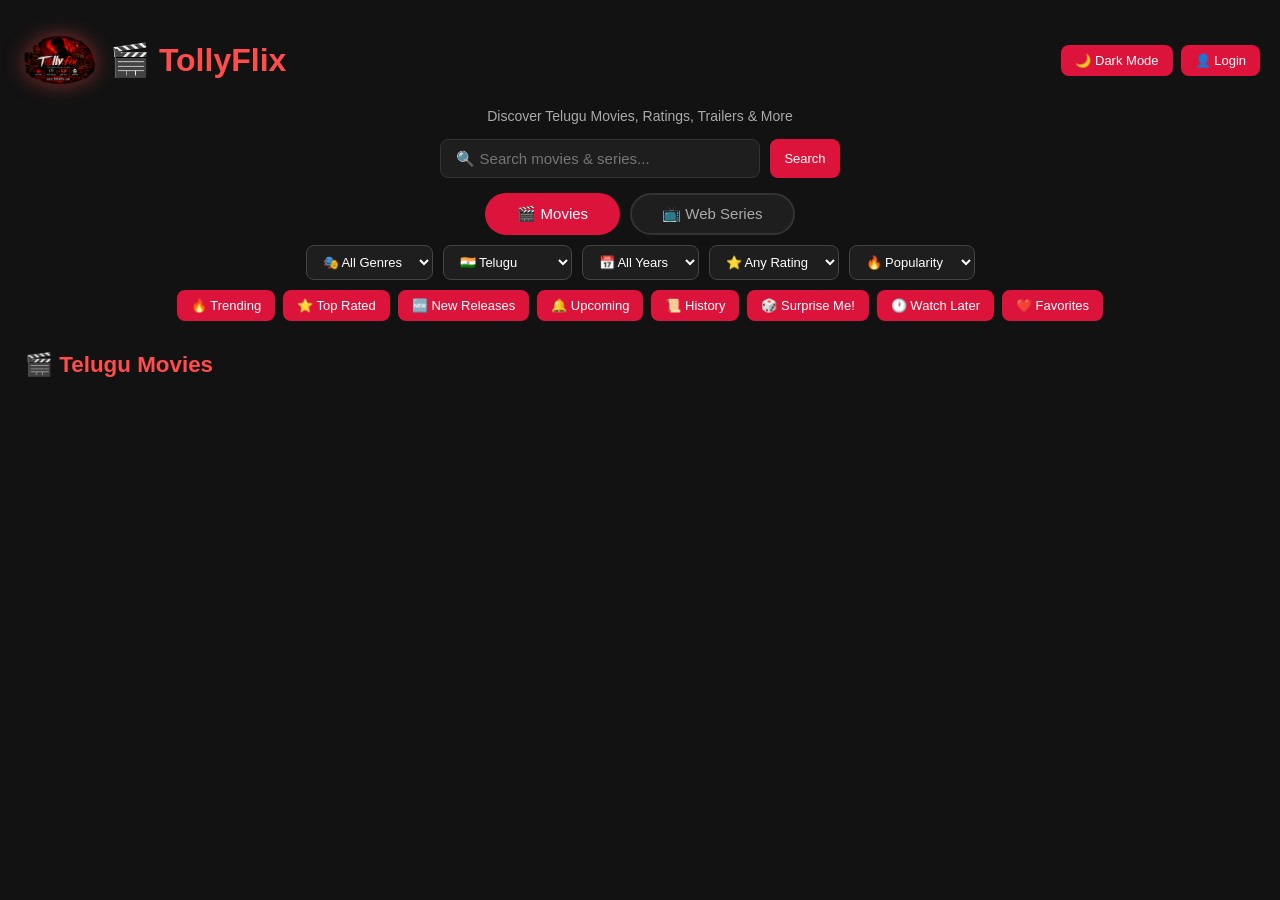
<file: index.html>
<!DOCTYPE html>
<html lang="en">
<head>
    <meta charset="UTF-8">
    <meta name="viewport" content="width=device-width, initial-scale=1.0">
    <title>TollyFlix - Telugu Movies</title>
    <link rel="stylesheet" href="style.css">
    <link rel="manifest" href="manifest.json">
    <meta name="theme-color" content="#dc143c">
</head>
<body>

    <header>
        <div class="header-top">
            <img src="logo.png" alt="TollyFlix Logo" class="header-logo-img">
            <h1>🎬 TollyFlix</h1>
            <div class="header-right">
                <div id="userInfo"></div>
                <button id="themeBtn">🌙 Dark Mode</button>
                <button id="loginBtn" onclick="window.location.href='login.html'">👤 Login</button>
                <button id="logoutBtn" style="display:none;">🚪 Logout</button>
            </div>
        </div>
        <p class="tagline">Discover Telugu Movies, Ratings, Trailers & More</p>

        <div class="search-container">
            <input type="text" id="searchInput" placeholder="🔍 Search movies & series...">
            <button id="searchBtn">Search</button>
        </div>

        <div class="type-tabs">
            <button class="type-tab active" id="moviesTab">🎬 Movies</button>
            <button class="type-tab" id="seriesTab">📺 Web Series</button>
        </div>

        <div class="controls">
            <select id="genreFilter">
                <option value="all">🎭 All Genres</option>
                <option value="28">💥 Action</option>
                <option value="35">😂 Comedy</option>
                <option value="18">🎭 Drama</option>
                <option value="10749">❤️ Romance</option>
                <option value="53">🔪 Thriller</option>
                <option value="27">👻 Horror</option>
                <option value="12">🌍 Adventure</option>
                <option value="878">🚀 Sci-Fi</option>
            </select>
            <select id="langFilter">
                <option value="te">🇮🇳 Telugu</option>
                <option value="hi">🇮🇳 Hindi</option>
                <option value="ta">🇮🇳 Tamil</option>
                <option value="ml">🇮🇳 Malayalam</option>
                <option value="kn">🇮🇳 Kannada</option>
            </select>
            <select id="yearFilter">
                <option value="">📅 All Years</option>
            </select>
            <select id="ratingFilter">
                <option value="">⭐ Any Rating</option>
                <option value="9">9+ ⭐</option>
                <option value="8">8+ ⭐</option>
                <option value="7">7+ ⭐</option>
                <option value="6">6+ ⭐</option>
            </select>
            <select id="sortFilter">
                <option value="popularity.desc">🔥 Popularity</option>
                <option value="vote_average.desc">⭐ Rating</option>
                <option value="release_date.desc">🆕 Newest</option>
                <option value="revenue.desc">💰 Box Office</option>
            </select>
        </div>

        <div class="action-btns">
            <button id="trendingBtn">🔥 Trending</button>
            <button id="topRatedBtn">⭐ Top Rated</button>
            <button id="newReleasesBtn">🆕 New Releases</button>
            <button id="upcomingBtn">🔔 Upcoming</button>
            <button id="historyBtn">📜 History</button>
            <button id="suggestBtn">🎲 Surprise Me!</button>
            <button id="watchLaterBtn">🕐 Watch Later</button>
            <button id="favoritesBtn">❤️ Favorites</button>
        </div>
    </header>

    <div id="sectionLabel" class="section-label">🎬 Telugu Movies</div>
    <div id="loader" class="loader"></div>
    <div id="moviesContainer" class="movie-grid"></div>

    <div id="toast" class="toast"></div>

    <script src="script.js"></script>
</body>
</html>
</file>
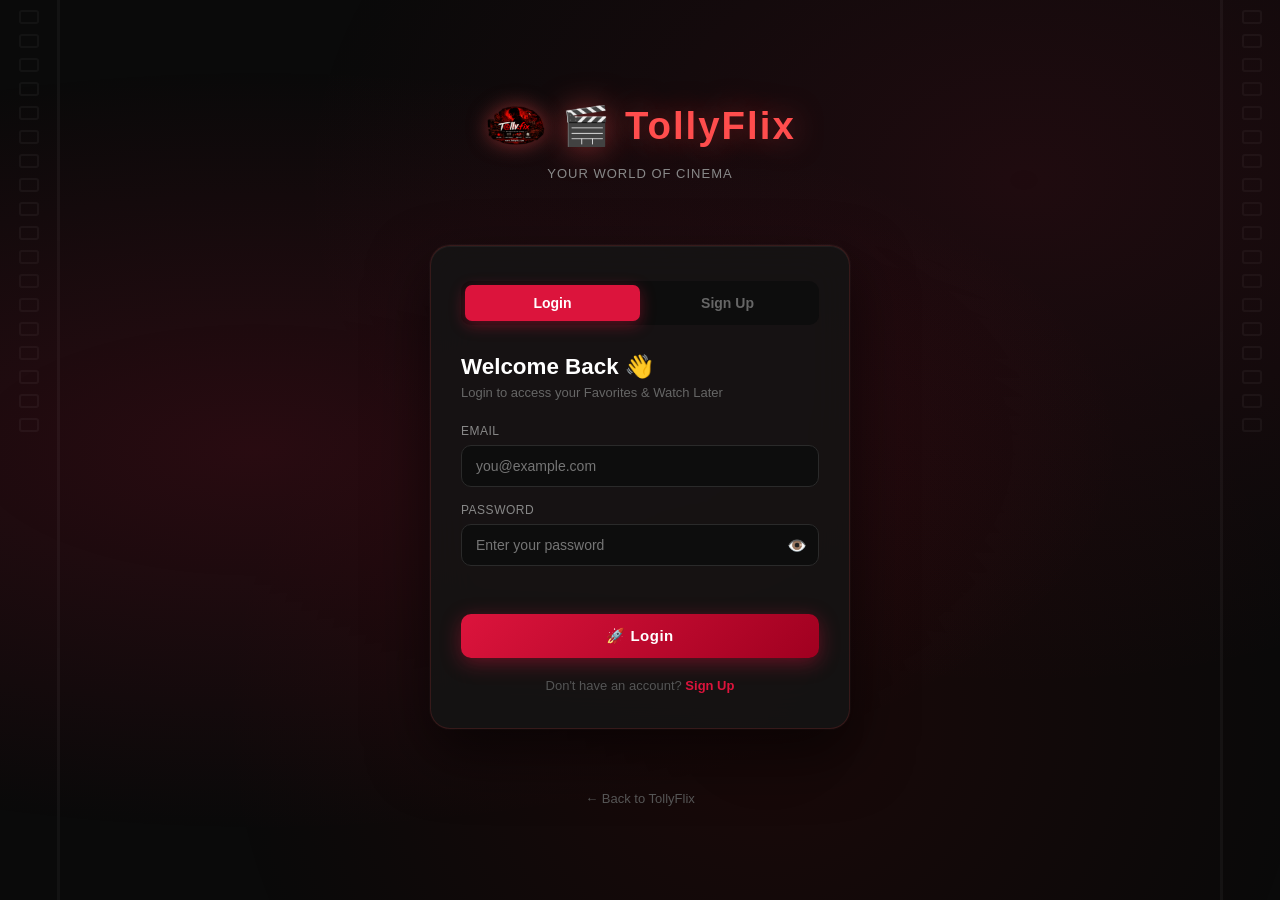
<file: login.html>
<!DOCTYPE html>
<html lang="en">
<head>
    <meta charset="UTF-8">
    <meta name="viewport" content="width=device-width, initial-scale=1.0">
    <title>Login - TollyFlix</title>
    <link rel="stylesheet" href="style.css">
    <style>
        body {
            min-height: 100vh;
            padding: 0;
            background: #0a0a0a;
            display: flex;
            flex-direction: column;
            align-items: center;
            justify-content: center;
            overflow: hidden;
        }

        /* Animated cinematic background */
        .bg-overlay {
            position: fixed;
            inset: 0;
            background:
                radial-gradient(ellipse at 20% 50%, rgba(220, 20, 60, 0.15) 0%, transparent 60%),
                radial-gradient(ellipse at 80% 20%, rgba(220, 20, 60, 0.1) 0%, transparent 50%),
                radial-gradient(ellipse at 60% 80%, rgba(139, 0, 0, 0.12) 0%, transparent 50%);
            z-index: 0;
            animation: bgPulse 6s ease-in-out infinite alternate;
        }

        @keyframes bgPulse {
            from { opacity: 0.7; }
            to   { opacity: 1; }
        }

        /* Floating film strip decorations */
        .film-strip {
            position: fixed;
            width: 60px;
            opacity: 0.04;
            z-index: 0;
        }
        .film-strip-left  { left: 0; top: 0; height: 100vh; border-right: 3px solid white; }
        .film-strip-right { right: 0; top: 0; height: 100vh; border-left: 3px solid white; }
        .film-hole {
            width: 20px; height: 14px;
            border: 2px solid white;
            border-radius: 3px;
            margin: 10px auto;
        }

        /* Logo */
        .login-logo {
            position: relative;
            z-index: 1;
            text-align: center;
            margin-bottom: 24px;
        }

        .login-logo h1 {
            font-size: 2.4rem;
            color: #ff4d4d;
            letter-spacing: 2px;
            text-shadow: 0 0 30px rgba(255, 77, 77, 0.5);
            animation: glow 2s ease-in-out infinite alternate;
        }

        @keyframes glow {
            from { text-shadow: 0 0 20px rgba(255, 77, 77, 0.4); }
            to   { text-shadow: 0 0 40px rgba(255, 77, 77, 0.8), 0 0 80px rgba(255, 77, 77, 0.3); }
        }

        .login-logo p {
            color: #888;
            font-size: 13px;
            margin-top: 4px;
            letter-spacing: 1px;
        }

        /* Card */
        .auth-container {
            position: relative;
            z-index: 1;
            max-width: 420px;
            width: 90%;
            background: rgba(20, 20, 20, 0.85);
            backdrop-filter: blur(20px);
            -webkit-backdrop-filter: blur(20px);
            border-radius: 20px;
            padding: 35px 30px;
            border: 1px solid rgba(255, 77, 77, 0.15);
            box-shadow:
                0 25px 60px rgba(0, 0, 0, 0.6),
                0 0 0 1px rgba(255,255,255,0.03),
                inset 0 1px 0 rgba(255,255,255,0.05);
            animation: slideUp 0.5s cubic-bezier(0.16, 1, 0.3, 1);
        }

        @keyframes slideUp {
            from { opacity: 0; transform: translateY(30px); }
            to   { opacity: 1; transform: translateY(0); }
        }

        /* Tabs */
        .auth-tabs {
            display: flex;
            margin-bottom: 28px;
            background: #0d0d0d;
            border-radius: 10px;
            padding: 4px;
            border: none;
        }

        .auth-tab {
            flex: 1;
            background: none;
            border: none;
            color: #666;
            padding: 10px;
            font-size: 14px;
            font-weight: 600;
            cursor: pointer;
            border-radius: 7px;
            transition: all 0.25s;
            border-bottom: none;
            margin-bottom: 0;
        }

        .auth-tab.active {
            background: crimson;
            color: white;
            border-bottom-color: transparent;
            box-shadow: 0 4px 15px rgba(220, 20, 60, 0.4);
        }

        /* Form */
        .auth-form h2 {
            font-size: 1.4rem;
            margin-bottom: 5px;
            color: white;
        }

        .auth-sub {
            color: #666;
            font-size: 13px;
            margin-bottom: 24px;
        }

        .input-group { margin-bottom: 16px; }

        .input-group label {
            display: block;
            font-size: 12px;
            color: #888;
            margin-bottom: 7px;
            text-transform: uppercase;
            letter-spacing: 0.5px;
        }

        .input-group input {
            width: 100%;
            padding: 12px 14px;
            background: #0d0d0d;
            border: 1px solid #2a2a2a;
            border-radius: 10px;
            color: white;
            font-size: 14px;
            transition: border-color 0.2s, box-shadow 0.2s;
        }

        .input-group input:focus {
            outline: none;
            border-color: crimson;
            box-shadow: 0 0 0 3px rgba(220, 20, 60, 0.15);
        }

        .pass-wrap { position: relative; }
        .pass-wrap input { padding-right: 42px; }

        .eye-btn {
            position: absolute;
            right: 12px;
            top: 50%;
            transform: translateY(-50%);
            cursor: pointer;
            font-size: 16px;
            background: none;
            border: none;
            color: #555;
            padding: 0;
            transition: color 0.2s;
        }

        .eye-btn:hover {
            background: none;
            color: crimson;
            transform: translateY(-50%) scale(1.1);
            opacity: 1;
        }

        .auth-error {
            color: #ff4d4d;
            font-size: 12px;
            margin-bottom: 10px;
            min-height: 16px;
            display: flex;
            align-items: center;
            gap: 4px;
        }

        .auth-submit {
            width: 100%;
            padding: 13px;
            font-size: 15px;
            font-weight: 700;
            background: linear-gradient(135deg, crimson, #a00020);
            border-radius: 10px;
            margin-top: 6px;
            letter-spacing: 0.5px;
            transition: all 0.2s;
            box-shadow: 0 5px 20px rgba(220, 20, 60, 0.4);
        }

        .auth-submit:hover {
            opacity: 1;
            transform: translateY(-2px);
            box-shadow: 0 8px 25px rgba(220, 20, 60, 0.5);
        }

        .auth-submit:active { transform: translateY(0); }

        /* Divider */
        .divider {
            display: flex;
            align-items: center;
            gap: 12px;
            margin: 20px 0;
            color: #333;
            font-size: 12px;
        }

        .divider::before, .divider::after {
            content: '';
            flex: 1;
            height: 1px;
            background: #2a2a2a;
        }

        /* Google button */
        .google-btn {
            width: 100%;
            padding: 11px;
            font-size: 14px;
            background: #1a1a1a;
            border: 1px solid #2a2a2a;
            border-radius: 10px;
            color: white;
            display: flex;
            align-items: center;
            justify-content: center;
            gap: 10px;
            transition: all 0.2s;
        }

        .google-btn:hover {
            background: #222;
            border-color: #444;
            opacity: 1;
            transform: translateY(-1px);
        }

        .google-icon {
            width: 18px;
            height: 18px;
        }

        .auth-switch {
            text-align: center;
            margin-top: 20px;
            font-size: 13px;
            color: #555;
        }

        .auth-switch span {
            color: crimson;
            cursor: pointer;
            font-weight: bold;
        }

        .auth-switch span:hover { text-decoration: underline; }

        .hidden { display: none !important; }

        /* Back link */
        .back-link {
            position: relative;
            z-index: 1;
            margin-top: 20px;
            text-align: center;
        }

        .back-link a {
            color: #555;
            text-decoration: none;
            font-size: 13px;
            transition: color 0.2s;
        }

        .back-link a:hover { color: #ff4d4d; }

        /* Light theme overrides */
        body.light { background: #f5f5f5; }
        body.light .bg-overlay { opacity: 0.3; }
        body.light .auth-container {
            background: rgba(255,255,255,0.92);
            border-color: rgba(220,20,60,0.1);
            box-shadow: 0 20px 60px rgba(0,0,0,0.1);
        }
        body.light .auth-form h2 { color: #111; }
        body.light .input-group input { background: #f5f5f5; color: #111; border-color: #ddd; }
        body.light .auth-tabs { background: #eee; }
        body.light .google-btn { background: #f0f0f0; color: #111; border-color: #ddd; }
        body.light .auth-switch { color: #777; }
        body.light .back-link a { color: #999; }
    </style>
</head>
<body>

    <div class="bg-overlay"></div>

    <!-- Film strip decorations -->
    <div class="film-strip film-strip-left">
        <div class="film-hole"></div><div class="film-hole"></div><div class="film-hole"></div>
        <div class="film-hole"></div><div class="film-hole"></div><div class="film-hole"></div>
        <div class="film-hole"></div><div class="film-hole"></div><div class="film-hole"></div>
        <div class="film-hole"></div><div class="film-hole"></div><div class="film-hole"></div>
        <div class="film-hole"></div><div class="film-hole"></div><div class="film-hole"></div>
        <div class="film-hole"></div><div class="film-hole"></div><div class="film-hole"></div>
    </div>
    <div class="film-strip film-strip-right">
        <div class="film-hole"></div><div class="film-hole"></div><div class="film-hole"></div>
        <div class="film-hole"></div><div class="film-hole"></div><div class="film-hole"></div>
        <div class="film-hole"></div><div class="film-hole"></div><div class="film-hole"></div>
        <div class="film-hole"></div><div class="film-hole"></div><div class="film-hole"></div>
        <div class="film-hole"></div><div class="film-hole"></div><div class="film-hole"></div>
        <div class="film-hole"></div><div class="film-hole"></div><div class="film-hole"></div>
    </div>

    <!-- Logo -->
    <div class="login-logo">
        <div style="display:flex;align-items:center;justify-content:center;gap:14px;">
            <img src="logo.png" alt="TollyFlix" class="header-logo-img" style="height:64px;width:64px;border-radius:12px;">
            <h1 style="font-size:2.4rem;color:#ff4d4d;letter-spacing:2px;margin:0;animation:glow 2s ease-in-out infinite alternate;">🎬 TollyFlix</h1>
        </div>
        <p style="color:#888;font-size:13px;margin:8px 0 0;letter-spacing:1px;">YOUR WORLD OF CINEMA</p>
    </div>

    <!-- Auth Card -->
    <div class="auth-container">

        <div class="auth-tabs">
            <button class="auth-tab active" id="loginTab" onclick="switchTab('login')">Login</button>
            <button class="auth-tab" id="signupTab" onclick="switchTab('signup')">Sign Up</button>
        </div>

        <!-- Login Form -->
        <form id="loginForm" class="auth-form" onsubmit="handleLogin(event)">
            <h2>Welcome Back 👋</h2>
            <p class="auth-sub">Login to access your Favorites & Watch Later</p>

            <div class="input-group">
                <label>Email</label>
                <input type="email" id="loginEmail" placeholder="you@example.com" required>
            </div>

            <div class="input-group">
                <label>Password</label>
                <div class="pass-wrap">
                    <input type="password" id="loginPassword" placeholder="Enter your password" required>
                    <span class="eye-btn" onclick="togglePass('loginPassword')">👁️</span>
                </div>
            </div>

            <div id="loginError" class="auth-error"></div>

            <button type="submit" class="auth-submit">🚀 Login</button>

            <p class="auth-switch">Don't have an account? <span onclick="switchTab('signup')">Sign Up</span></p>
        </form>

        <!-- Signup Form -->
        <form id="signupForm" class="auth-form hidden" onsubmit="handleSignup(event)">
            <h2>Create Account 🎬</h2>
            <p class="auth-sub">Join TollyFlix to save your movies</p>

            <div class="input-group">
                <label>Full Name</label>
                <input type="text" id="signupName" placeholder="Your name" required>
            </div>

            <div class="input-group">
                <label>Email</label>
                <input type="email" id="signupEmail" placeholder="you@example.com" required>
            </div>

            <div class="input-group">
                <label>Password</label>
                <div class="pass-wrap">
                    <input type="password" id="signupPassword" placeholder="Min 6 characters" required minlength="6">
                    <span class="eye-btn" onclick="togglePass('signupPassword')">👁️</span>
                </div>
            </div>

            <div id="signupError" class="auth-error"></div>

            <button type="submit" class="auth-submit">🎉 Create Account</button>

            <p class="auth-switch">Already have an account? <span onclick="switchTab('login')">Login</span></p>
        </form>

    </div>

    <div class="back-link">
        <a href="index.html">← Back to TollyFlix</a>
    </div>

    <div id="toast" class="toast"></div>

    <script>
        async function hashPassword(password) {
            const msgBuffer = new TextEncoder().encode(password);
            const hashBuffer = await crypto.subtle.digest('SHA-256', msgBuffer);
            return Array.from(new Uint8Array(hashBuffer)).map(b => b.toString(16).padStart(2, '0')).join('');
        }

        function switchTab(tab) {
            document.getElementById("loginForm").classList.toggle("hidden", tab !== "login");
            document.getElementById("signupForm").classList.toggle("hidden", tab !== "signup");
            document.getElementById("loginTab").classList.toggle("active", tab === "login");
            document.getElementById("signupTab").classList.toggle("active", tab === "signup");
        }

        function togglePass(id) {
            const input = document.getElementById(id);
            input.type = input.type === "password" ? "text" : "password";
        }

        function showToast(msg) {
            const toast = document.getElementById("toast");
            toast.textContent = msg;
            toast.classList.add("show");
            setTimeout(() => toast.classList.remove("show"), 3000);
        }

        async function handleLogin(e) {
            e.preventDefault();
            const email = document.getElementById("loginEmail").value.trim();
            const password = document.getElementById("loginPassword").value;
            const users = JSON.parse(localStorage.getItem("tf_users")) || [];
            const hashed = await hashPassword(password);
            const user = users.find(u => u.email === email && (u.password === hashed || u.password === password));
            if (!user) {
                document.getElementById("loginError").textContent = "❌ Invalid email or password.";
                return;
            }
            if (user.password === password) {
                user.password = hashed;
                localStorage.setItem("tf_users", JSON.stringify(users));
            }
            localStorage.setItem("tf_loggedIn", JSON.stringify({ name: user.name, email: user.email }));
            showToast(`✅ Welcome back, ${user.name}!`);
            setTimeout(() => window.location.href = "index.html", 1500);
        }

        async function handleSignup(e) {
            e.preventDefault();
            const name = document.getElementById("signupName").value.trim();
            const email = document.getElementById("signupEmail").value.trim();
            const password = document.getElementById("signupPassword").value;
            const hashed = await hashPassword(password);
            let users = JSON.parse(localStorage.getItem("tf_users")) || [];
            if (users.find(u => u.email === email)) {
                document.getElementById("signupError").textContent = "❌ Email already registered.";
                return;
            }
            users.push({ name, email, password: hashed });
            localStorage.setItem("tf_users", JSON.stringify(users));
            localStorage.setItem("tf_loggedIn", JSON.stringify({ name, email }));
            showToast(`✅ Welcome, ${name}!`);
            setTimeout(() => window.location.href = "index.html", 1500);
        }

        if (localStorage.getItem("tf_loggedIn")) window.location.href = "index.html";
        if (localStorage.getItem("theme") === "light") document.body.classList.add("light");
    </script>

</body>
</html>
</file>
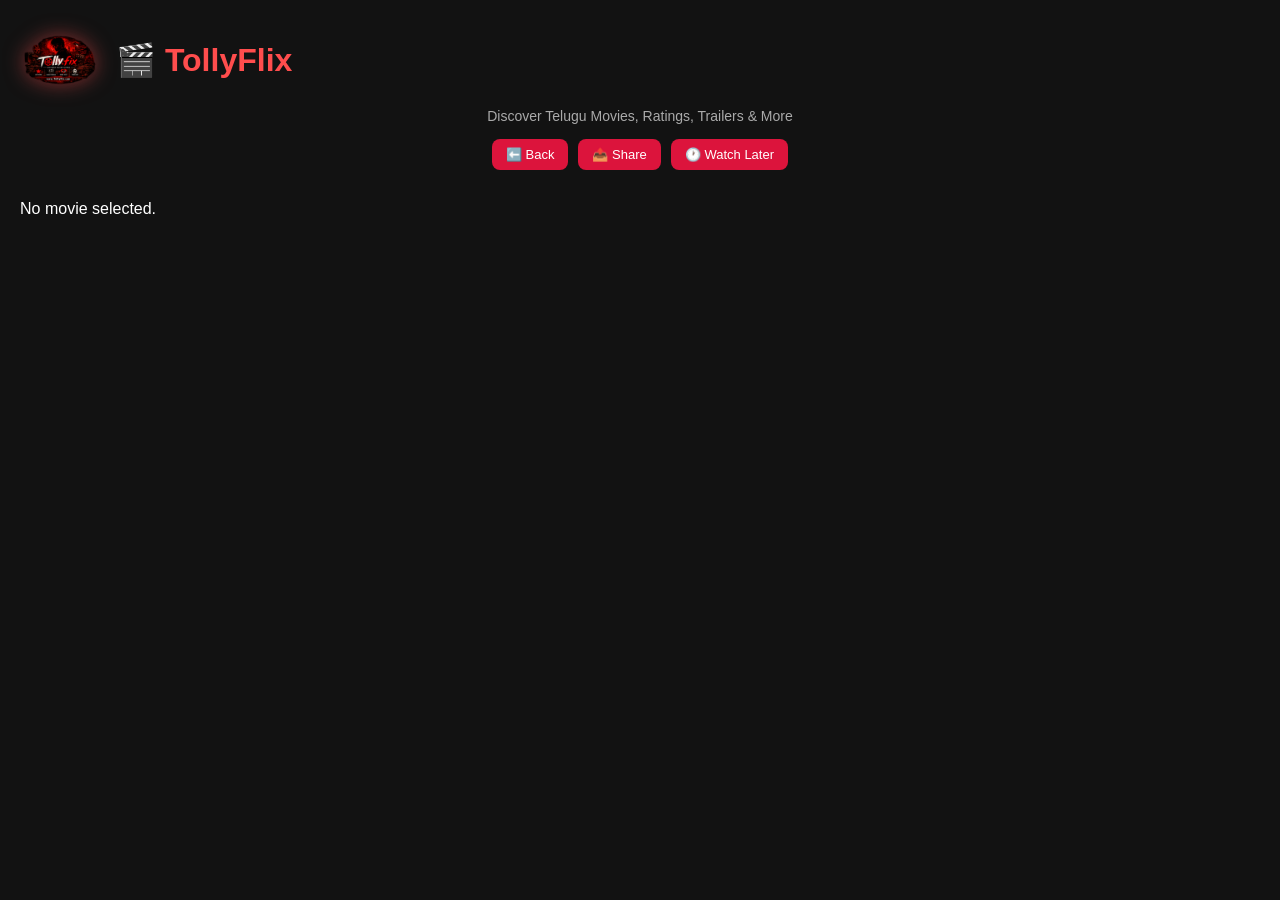
<file: movie.html>
<!DOCTYPE html>
<html lang="en">
<head>
    <meta charset="UTF-8">
    <meta name="viewport" content="width=device-width, initial-scale=1.0">
    <title>Movie Details - TollyFlix</title>
    <link rel="stylesheet" href="style.css">
</head>
<body>

    <header>
        <div class="header-top">
            <a href="index.html" style="text-decoration:none;display:flex;align-items:center;gap:16px;">
                <img src="logo.png" alt="TollyFlix Logo" class="header-logo-img">
                <h1 style="margin:0;">🎬 TollyFlix</h1>
            </a>
        </div>
        <p class="tagline">Discover Telugu Movies, Ratings, Trailers & More</p>
        <div style="display:flex;gap:10px;justify-content:center;margin-top:10px;">
            <button onclick="history.back()">⬅️ Back</button>
            <button id="shareMovieBtn">📤 Share</button>
            <button id="wlMovieBtn">🕐 Watch Later</button>
        </div>
    </header>
    <div id="toast" class="toast"></div>

    <div id="loader" class="loader"></div>
    <div id="movieDetails"></div>
    <div id="watchProvidersContainer"></div>
    <div id="trailerContainer"></div>
    <div id="castContainer"></div>
    <div id="similarMovies"></div>

    <script src="movie.js"></script>
</body>
</html>
</file>
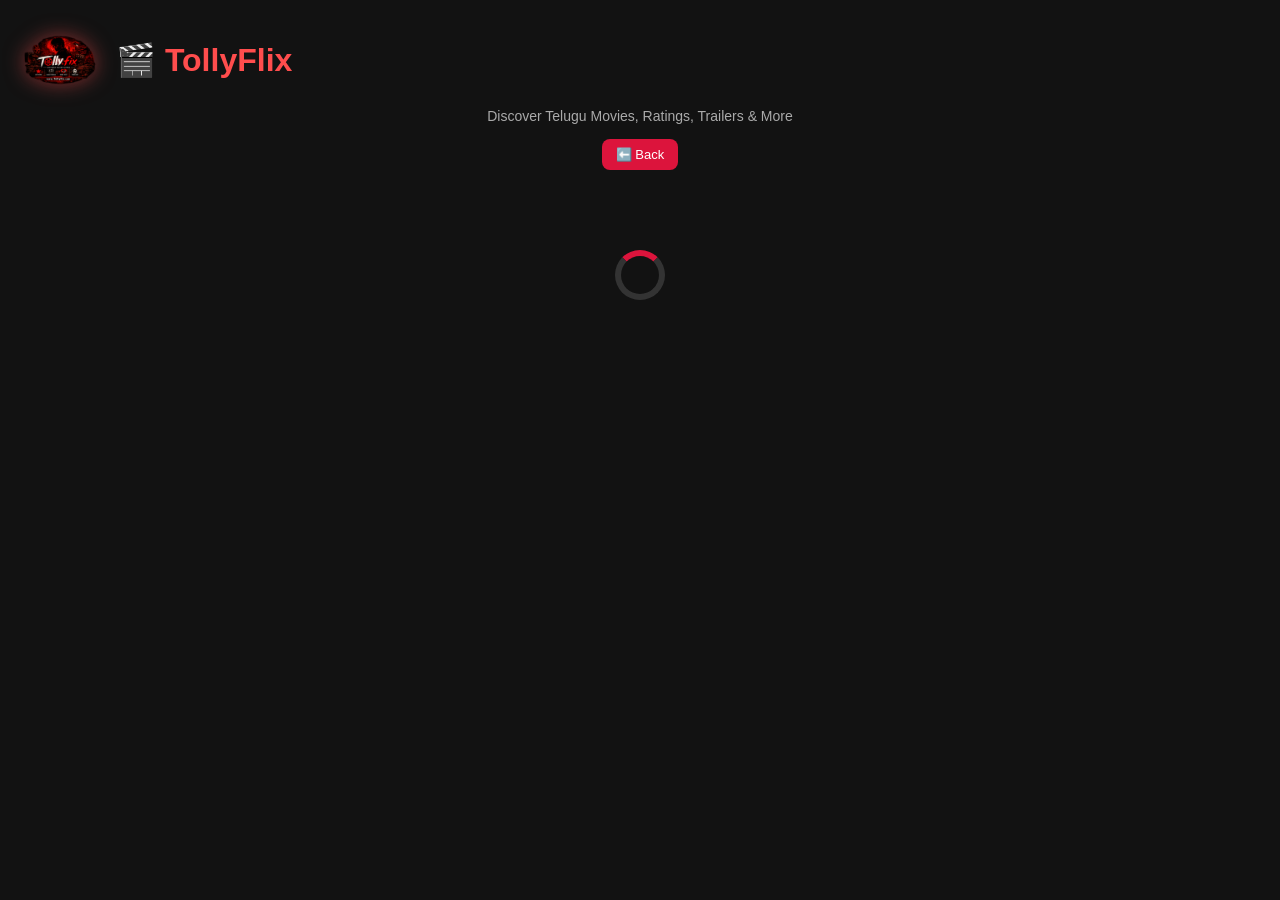
<file: person.html>
<!DOCTYPE html>
<html lang="en">
<head>
    <meta charset="UTF-8">
    <meta name="viewport" content="width=device-width, initial-scale=1.0">
    <title>Person Details</title>
    <link rel="stylesheet" href="style.css">
</head>
<body>
    <header>
        <div class="header-top">
            <a href="index.html" style="text-decoration:none;display:flex;align-items:center;gap:16px;">
                <img src="logo.png" alt="TollyFlix Logo" class="header-logo-img">
                <h1 style="margin:0;">🎬 TollyFlix</h1>
            </a>
        </div>
        <p class="tagline">Discover Telugu Movies, Ratings, Trailers & More</p>
        <div style="display:flex;gap:10px;justify-content:center;margin-top:10px;">
            <button onclick="history.back()">⬅️ Back</button>
        </div>
    </header>

    <div id="personDetails" class="details-container">
        <div class="loader" id="loader"></div>
    </div>

    <div id="personMovies"></div>

    <script src="person.js"></script>
</body>
</html>
</file>
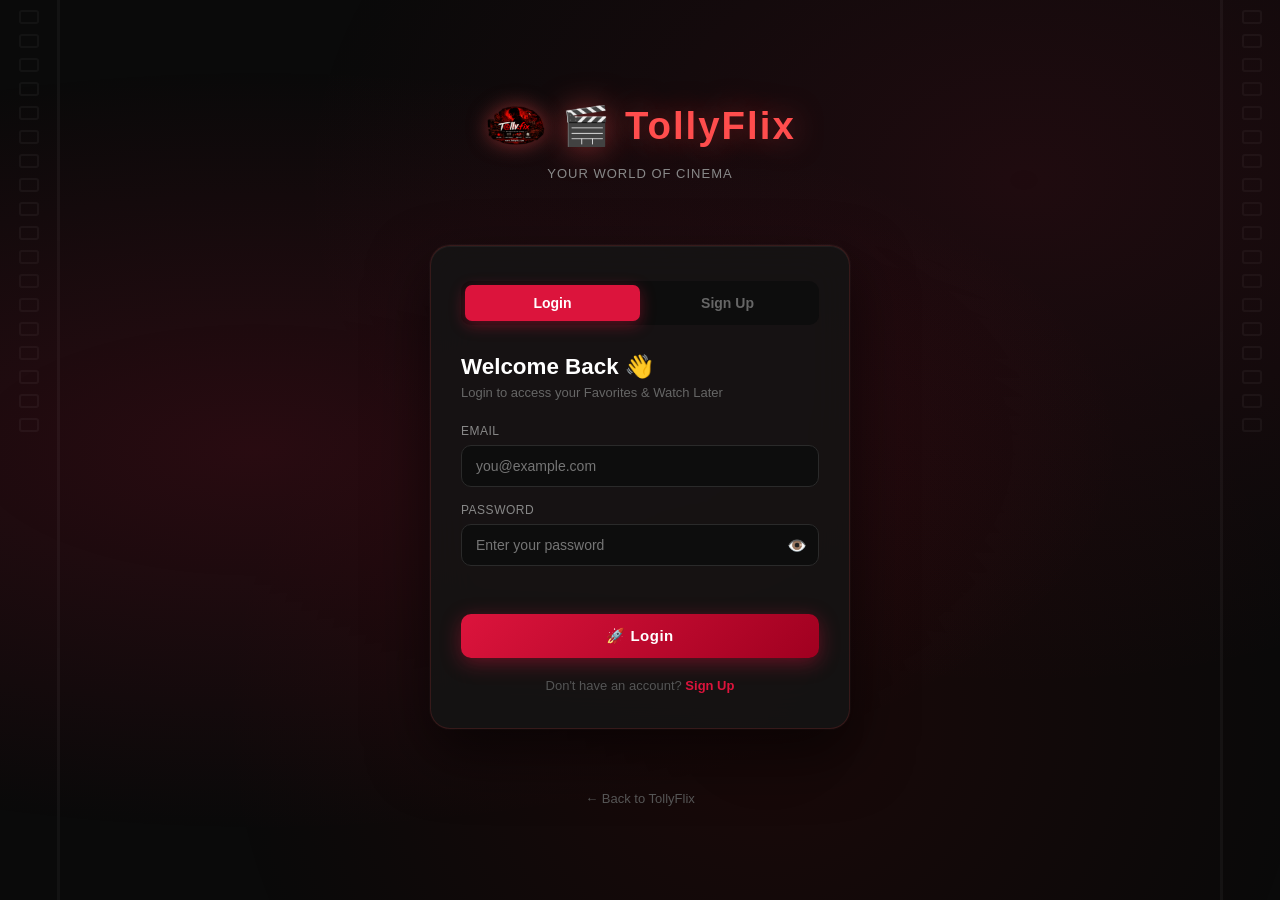
<file: profile.html>
<!DOCTYPE html>
<html lang="en">
<head>
    <meta charset="UTF-8">
    <meta name="viewport" content="width=device-width, initial-scale=1.0">
    <title>My Profile - TollyFlix</title>
    <link rel="stylesheet" href="style.css">
    <style>
        .profile-hero {
            max-width: 900px;
            margin: 30px auto;
            padding: 0 20px;
        }
        .profile-card {
            background: #1e1e1e;
            border-radius: 16px;
            padding: 30px;
            display: flex;
            align-items: center;
            gap: 24px;
            margin-bottom: 30px;
        }
        .profile-avatar {
            width: 80px;
            height: 80px;
            border-radius: 50%;
            background: crimson;
            display: flex;
            align-items: center;
            justify-content: center;
            font-size: 2.2rem;
            flex-shrink: 0;
        }
        .profile-info h2 { font-size: 1.5rem; margin-bottom: 4px; }
        .profile-info p { color: #aaa; font-size: 14px; }
        .stats-row {
            display: flex;
            gap: 16px;
            margin-top: 12px;
            flex-wrap: wrap;
        }
        .stat-box {
            background: #2a2a2a;
            border-radius: 10px;
            padding: 10px 18px;
            text-align: center;
            min-width: 90px;
        }
        .stat-box .num { font-size: 1.4rem; font-weight: bold; color: crimson; }
        .stat-box .lbl { font-size: 12px; color: #aaa; margin-top: 2px; }
        .profile-tabs {
            display: flex;
            gap: 10px;
            margin-bottom: 20px;
            flex-wrap: wrap;
        }
        .profile-tab {
            padding: 9px 20px;
            border-radius: 20px;
            background: #1e1e1e;
            color: #aaa;
            border: 2px solid #333;
            cursor: pointer;
            font-size: 14px;
            transition: all 0.2s;
        }
        .profile-tab.active, .profile-tab:hover {
            background: crimson;
            color: white;
            border-color: crimson;
        }
        .mini-grid {
            display: grid;
            grid-template-columns: repeat(auto-fill, minmax(130px, 1fr));
            gap: 14px;
        }
        .mini-card {
            background: #1e1e1e;
            border-radius: 10px;
            overflow: hidden;
            cursor: pointer;
            transition: transform 0.2s;
            position: relative;
        }
        .mini-card:hover { transform: translateY(-4px); }
        .mini-card img { width: 100%; height: 190px; object-fit: cover; display: block; }
        .mini-card .mini-title {
            font-size: 12px;
            padding: 6px 8px;
            white-space: nowrap;
            overflow: hidden;
            text-overflow: ellipsis;
        }
        .mini-card .mini-remove {
            position: absolute;
            top: 6px;
            right: 6px;
            background: rgba(0,0,0,0.7);
            border: none;
            border-radius: 50%;
            width: 28px;
            height: 28px;
            font-size: 13px;
            cursor: pointer;
            color: white;
            display: flex;
            align-items: center;
            justify-content: center;
            padding: 0;
        }
        .mini-card .mini-remove:hover { background: crimson; }
        .ratings-list { display: flex; flex-direction: column; gap: 12px; }
        .rating-row {
            display: flex;
            align-items: center;
            gap: 14px;
            background: #1e1e1e;
            border-radius: 10px;
            padding: 10px 14px;
            cursor: pointer;
            transition: background 0.2s;
        }
        .rating-row:hover { background: #2a2a2a; }
        .rating-row img { width: 45px; height: 65px; object-fit: cover; border-radius: 6px; }
        .rating-row .r-info { flex: 1; }
        .rating-row .r-info h4 { font-size: 14px; margin-bottom: 3px; }
        .rating-row .r-stars { color: gold; font-size: 16px; letter-spacing: 2px; }
        .empty-msg { color: #aaa; text-align: center; padding: 40px 20px; font-size: 15px; }
        .danger-btn {
            background: #2a2a2a;
            color: #ff4d4d;
            border: 1px solid #ff4d4d;
            padding: 10px 20px;
            border-radius: 8px;
            cursor: pointer;
            font-size: 13px;
            margin-top: 20px;
        }
        .danger-btn:hover { background: #ff4d4d; color: white; }
        body.light .profile-card, body.light .mini-card, body.light .stat-box, body.light .rating-row { background: #fff; }
        body.light .stat-box { background: #f0f0f0; }
        body.light .profile-tab { background: #fff; color: #555; border-color: #ddd; }
        body.light .mini-title { color: #111; }
        body.light .profile-info h2 { color: #111; }
    </style>
</head>
<body>
    <header>
        <div class="header-top">
            <a href="index.html" style="text-decoration:none;display:flex;align-items:center;gap:16px;">
                <img src="logo.png" alt="TollyFlix Logo" class="header-logo-img">
                <h1 style="margin:0;">🎬 TollyFlix</h1>
            </a>
        </div>
        <p class="tagline">Discover Telugu Movies, Ratings, Trailers & More</p>
        <div style="display:flex;gap:10px;justify-content:center;margin-top:10px;">
            <button onclick="history.back()">⬅️ Back</button>
            <button id="logoutBtn">🚪 Logout</button>
        </div>
    </header>

    <div id="toast" class="toast"></div>

    <div class="profile-hero">
        <div class="profile-card" id="profileCard"></div>

        <div class="profile-tabs">
            <button class="profile-tab active" onclick="showTab('favorites', this)">❤️ Favorites</button>
            <button class="profile-tab" onclick="showTab('watchlater', this)">🕐 Watch Later</button>
            <button class="profile-tab" onclick="showTab('ratings', this)">⭐ My Ratings</button>
            <button class="profile-tab" onclick="showTab('settings', this)">⚙️ Settings</button>
        </div>

        <div id="tabContent"></div>
    </div>

    <script>
        if (localStorage.getItem("theme") === "light") document.body.classList.add("light");

        const loggedIn = JSON.parse(localStorage.getItem("tf_loggedIn"));
        if (!loggedIn) window.location.href = "login.html";

        function showToast(msg) {
            const t = document.getElementById("toast");
            t.textContent = msg;
            t.classList.add("show");
            setTimeout(() => t.classList.remove("show"), 3000);
        }

        document.getElementById("logoutBtn").addEventListener("click", () => {
            localStorage.removeItem("tf_loggedIn");
            window.location.href = "index.html";
        });

        // Build profile header
        const favs = JSON.parse(localStorage.getItem("favorites")) || [];
        const wl = JSON.parse(localStorage.getItem("watchLater")) || [];
        const ratings = JSON.parse(localStorage.getItem("tf_ratings")) || {};
        const ratingCount = Object.keys(ratings).length;

        document.getElementById("profileCard").innerHTML = `
            <div class="profile-avatar">${loggedIn.name[0].toUpperCase()}</div>
            <div class="profile-info">
                <h2>${loggedIn.name}</h2>
                <p>${loggedIn.email}</p>
                <div class="stats-row">
                    <div class="stat-box"><div class="num">${favs.length}</div><div class="lbl">Favorites</div></div>
                    <div class="stat-box"><div class="num">${wl.length}</div><div class="lbl">Watch Later</div></div>
                    <div class="stat-box"><div class="num">${ratingCount}</div><div class="lbl">Rated</div></div>
                </div>
            </div>
        `;

        function showTab(tab, btn) {
            document.querySelectorAll(".profile-tab").forEach(t => t.classList.remove("active"));
            btn.classList.add("active");
            const content = document.getElementById("tabContent");

            if (tab === "favorites") renderMiniGrid(favs, "favorites", content);
            else if (tab === "watchlater") renderMiniGrid(wl, "watchLater", content);
            else if (tab === "ratings") renderRatings(content);
            else if (tab === "settings") renderSettings(content);
        }

        function renderMiniGrid(items, storageKey, container) {
            if (!items.length) { container.innerHTML = `<p class="empty-msg">Nothing here yet!</p>`; return; }
            let html = `<div class="mini-grid">`;
            items.forEach(m => {
                const title = m.title || m.name || "";
                const isTV = m._type === "tv";
                const page = isTV ? `series.html?id=${m.id}` : `movie.html?id=${m.id}`;
                const poster = m.poster_path ? `https://image.tmdb.org/t/p/w300${m.poster_path}` : "https://via.placeholder.com/130x190?text=No+Image";
                html += `<div class="mini-card" data-id="${m.id}" data-key="${storageKey}">
                    <img src="${poster}" alt="${title}" onclick="window.location.href='${page}'" loading="lazy">
                    <button class="mini-remove" title="Remove">✕</button>
                    <div class="mini-title">${title}</div>
                </div>`;
            });
            html += `</div>`;
            container.innerHTML = html;

            container.querySelectorAll(".mini-remove").forEach(btn => {
                btn.addEventListener("click", (e) => {
                    e.stopPropagation();
                    const id = parseInt(btn.closest(".mini-card").dataset.id);
                    const key = btn.closest(".mini-card").dataset.key;
                    let list = JSON.parse(localStorage.getItem(key)) || [];
                    list = list.filter(x => x.id !== id);
                    localStorage.setItem(key, JSON.stringify(list));
                    btn.closest(".mini-card").remove();
                    // Update stat
                    showToast("Removed!");
                });
            });
        }

        async function renderRatings(container) {
            const ratings = JSON.parse(localStorage.getItem("tf_ratings")) || {};
            const ids = Object.keys(ratings);
            if (!ids.length) { container.innerHTML = `<p class="empty-msg">You haven't rated anything yet!</p>`; return; }

            container.innerHTML = `<div class="ratings-list" id="ratingsList"><p style="color:#aaa;text-align:center;padding:20px;">Loading...</p></div>`;

            const results = await Promise.allSettled(ids.map(id =>
                fetch(`https://api.themoviedb.org/3/movie/${id}?api_key=414fa9cd1d5abe3a521d0c8b4d8d9d2a`).then(r => r.json())
            ));

            let html = "";
            results.forEach((res, i) => {
                if (res.status !== "fulfilled" || !res.value.title) return;
                const m = res.value;
                const userRating = ratings[m.id];
                const stars = "★".repeat(userRating) + "☆".repeat(5 - userRating);
                const poster = m.poster_path ? `https://image.tmdb.org/t/p/w92${m.poster_path}` : "";
                html += `<div class="rating-row" onclick="window.location.href='movie.html?id=${m.id}'">
                    ${poster ? `<img src="${poster}" alt="${m.title}">` : ""}
                    <div class="r-info">
                        <h4>${m.title}</h4>
                        <div class="r-stars">${stars}</div>
                        <small style="color:#aaa">${userRating}/5 stars</small>
                    </div>
                </div>`;
            });

            document.getElementById("ratingsList").innerHTML = html || `<p class="empty-msg">Couldn't load rated movies.</p>`;
        }

        function renderSettings(container) {
            container.innerHTML = `
                <div style="max-width:400px;">
                    <p style="color:#aaa;margin-bottom:20px;font-size:14px;">Manage your TollyFlix data</p>
                    <button class="danger-btn" onclick="clearData('favorites')">🗑️ Clear All Favorites</button><br>
                    <button class="danger-btn" onclick="clearData('watchLater')">🗑️ Clear Watch Later</button><br>
                    <button class="danger-btn" onclick="clearData('tf_ratings')">🗑️ Clear All Ratings</button><br>
                    <button class="danger-btn" style="border-color:#ff8c00;color:#ff8c00;" onclick="deleteAccount()">⚠️ Delete Account</button>
                </div>`;
        }

        function clearData(key) {
            if (!confirm("Are you sure?")) return;
            localStorage.removeItem(key);
            showToast("✅ Cleared!");
            setTimeout(() => location.reload(), 1000);
        }

        function deleteAccount() {
            if (!confirm("Delete your account? This cannot be undone.")) return;
            const email = loggedIn.email;
            let users = JSON.parse(localStorage.getItem("tf_users")) || [];
            users = users.filter(u => u.email !== email);
            localStorage.setItem("tf_users", JSON.stringify(users));
            localStorage.removeItem("tf_loggedIn");
            window.location.href = "index.html";
        }

        // Show favorites tab by default
        showTab("favorites", document.querySelector(".profile-tab"));
    </script>
</body>
</html>
</file>
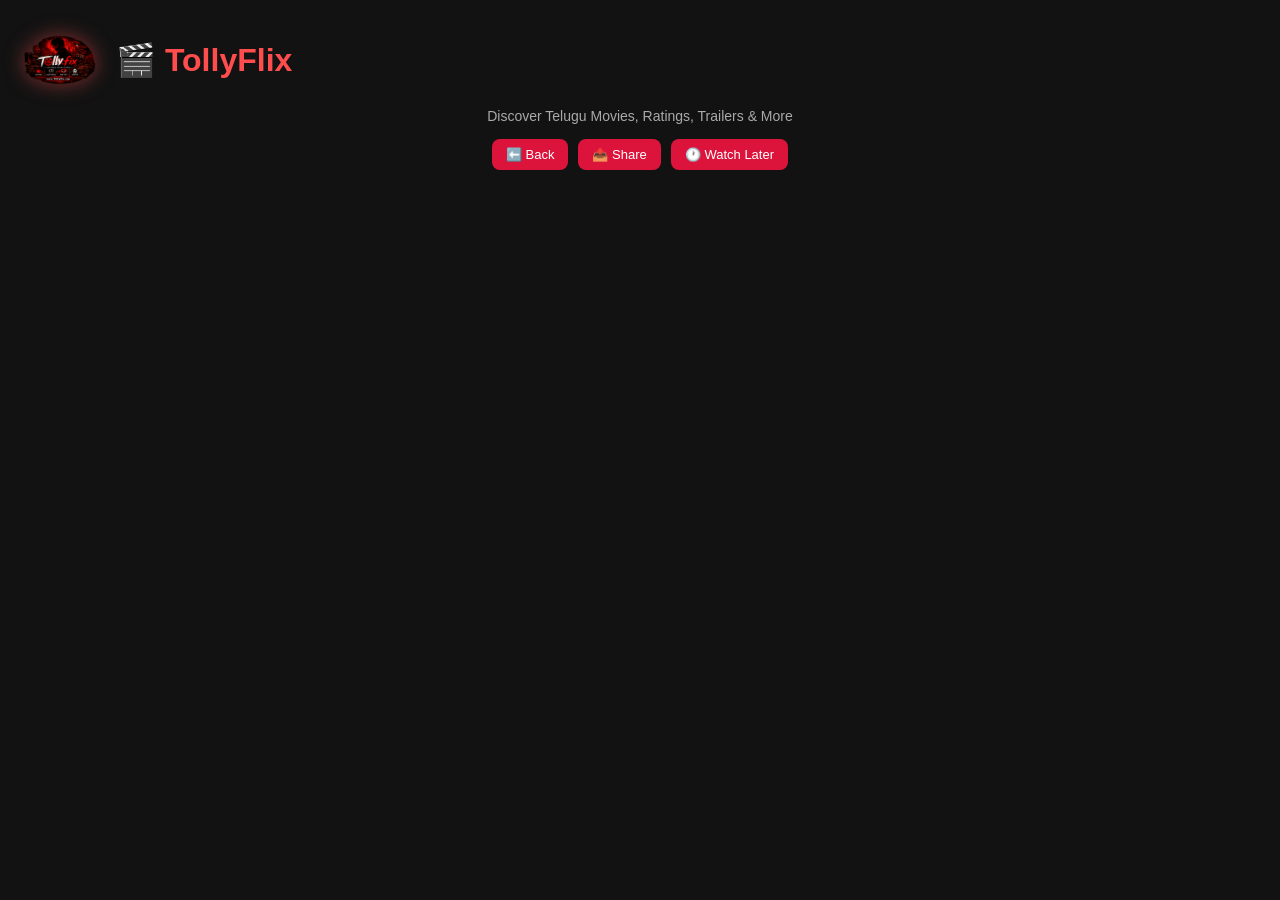
<file: series.html>
<!DOCTYPE html>
<html lang="en">
<head>
    <meta charset="UTF-8">
    <meta name="viewport" content="width=device-width, initial-scale=1.0">
    <title>Series Details - TollyFlix</title>
    <link rel="stylesheet" href="style.css">
</head>
<body>
    <header>
        <div class="header-top">
            <a href="index.html" style="text-decoration:none;display:flex;align-items:center;gap:16px;">
                <img src="logo.png" alt="TollyFlix Logo" class="header-logo-img">
                <h1 style="margin:0;">🎬 TollyFlix</h1>
            </a>
        </div>
        <p class="tagline">Discover Telugu Movies, Ratings, Trailers & More</p>
        <div style="display:flex;gap:10px;justify-content:center;margin-top:10px;">
            <button onclick="history.back()">⬅️ Back</button>
            <button id="shareBtn">📤 Share</button>
            <button id="wlBtn">🕐 Watch Later</button>
        </div>
    </header>

    <div id="toast" class="toast"></div>
    <div id="loader" class="loader"></div>
    <div id="seriesDetails"></div>
    <div id="trailerContainer"></div>
    <div id="castContainer"></div>
    <div id="similarContainer"></div>

    <script>
    const API_KEY = "414fa9cd1d5abe3a521d0c8b4d8d9d2a";
    const seriesId = new URLSearchParams(window.location.search).get("id");

    function showToast(msg) {
        const t = document.getElementById("toast");
        t.textContent = msg;
        t.classList.add("show");
        setTimeout(() => t.classList.remove("show"), 3000);
    }

    if (localStorage.getItem("theme") === "light") document.body.classList.add("light");

    function renderStars(id) {
        const ratings = JSON.parse(localStorage.getItem("tf_ratings")) || {};
        const cur = ratings[id] || 0;
        let html = `<div class="star-rating" id="starRating">`;
        for (let i = 1; i <= 5; i++) html += `<span class="star ${i <= cur ? 'filled' : ''}" data-val="${i}">★</span>`;
        html += cur ? `<span class="star-label">Your Rating: ${cur}/5</span>` : `<span class="star-label">Rate this</span>`;
        return html + `</div>`;
    }

    function bindStars(id) {
        document.querySelectorAll(".star").forEach(star => {
            star.addEventListener("click", () => {
                const val = parseInt(star.dataset.val);
                const ratings = JSON.parse(localStorage.getItem("tf_ratings")) || {};
                ratings[id] = val;
                localStorage.setItem("tf_ratings", JSON.stringify(ratings));
                document.getElementById("starRating").outerHTML = renderStars(id);
                bindStars(id);
                showToast(`⭐ Rated ${val}/5!`);
            });
            star.addEventListener("mouseover", () => {
                const val = parseInt(star.dataset.val);
                document.querySelectorAll(".star").forEach((s, i) => s.classList.toggle("hover", i < val));
            });
            star.addEventListener("mouseout", () => {
                document.querySelectorAll(".star").forEach(s => s.classList.remove("hover"));
            });
        });
    }

    async function loadSeries() {
        document.getElementById("loader").style.display = "block";
        try {
            const res = await fetch(`https://api.themoviedb.org/3/tv/${seriesId}?api_key=${API_KEY}`);
            const s = await res.json();

            const poster = s.poster_path
                ? `https://image.tmdb.org/t/p/w500${s.poster_path}`
                : "https://via.placeholder.com/300x450?text=No+Image";

            const genres = s.genres?.map(g => `<span class="genre-tag">${g.name}</span>`).join("") || "";

            document.getElementById("seriesDetails").innerHTML = `
                <div class="details-container">
                    <div class="poster-col">
                        <img src="${poster}" alt="${s.name}">
                    </div>
                    <div class="details-info">
                        <h1>${s.name}</h1>
                        <div class="genre-tags">${genres}</div>
                        <p><strong>📅 First Air Date:</strong> ${s.first_air_date || "N/A"}</p>
                        <p><strong>⭐ Rating:</strong> ${s.vote_average?.toFixed(1)} / 10</p>
                        <p><strong>📺 Seasons:</strong> ${s.number_of_seasons || "N/A"}</p>
                        <p><strong>🎬 Episodes:</strong> ${s.number_of_episodes || "N/A"}</p>
                        <p><strong>🌐 Language:</strong> ${s.original_language?.toUpperCase()}</p>
                        <p><strong>📡 Status:</strong> ${s.status || "N/A"}</p>
                        ${renderStars(seriesId)}
                        <h3>📖 Story</h3>
                        <p>${s.overview || "No description available."}</p>
                    </div>
                    <div class="ott-col" id="ottInline">
                        <p style="color:#aaa;font-size:13px;">⏳ Loading platforms...</p>
                    </div>
                </div>
            `;
            document.title = `${s.name} - TollyFlix`;
            bindStars(seriesId);
            loadProviders(s.name);
            loadTrailer();
            loadCast();
            loadSimilar(s.original_language);
        } catch (err) {
            document.getElementById("seriesDetails").innerHTML = "<p>Failed to load series details.</p>";
        } finally {
            document.getElementById("loader").style.display = "none";
        }
    }

    async function loadTrailer() {
        try {
            const res = await fetch(`https://api.themoviedb.org/3/tv/${seriesId}/videos?api_key=${API_KEY}`);
            const data = await res.json();
            const trailer = data.results?.find(v => v.site === "YouTube" && v.type === "Trailer");
            if (!trailer) { document.getElementById("trailerContainer").innerHTML = "<p style='text-align:center;padding:20px;'>🎬 Trailer Not Available</p>"; return; }
            document.getElementById("trailerContainer").innerHTML = `
                <div class="section-title">🎬 Official Trailer</div>
                <div class="trailer-wrapper">
                    <iframe src="https://www.youtube.com/embed/${trailer.key}?rel=0" title="Series Trailer"
                        frameborder="0" allow="accelerometer; autoplay; clipboard-write; encrypted-media; gyroscope; picture-in-picture" allowfullscreen></iframe>
                </div>`;
        } catch(e) { document.getElementById("trailerContainer").innerHTML = ""; }
    }

    async function loadProviders(seriesName) {
        try {
            const res = await fetch(`https://api.themoviedb.org/3/tv/${seriesId}/watch/providers?api_key=${API_KEY}`);
            const data = await res.json();
            const region = data.results?.IN || data.results?.US;
            const target = document.getElementById("ottInline");

            const ottLinks = {
                "Netflix": "https://www.netflix.com/search?q=",
                "Amazon Prime Video": "https://www.primevideo.com/search/ref=atv_nb_sr?phrase=",
                "Disney+ Hotstar": "https://www.hotstar.com/in/search?q=",
                "Hotstar": "https://www.hotstar.com/in/search?q=",
                "ZEE5": "https://www.zee5.com/search?q=",
                "SonyLIV": "https://www.sonyliv.com/search?q=",
                "Aha": "https://www.aha.video/search?q=",
                "Sun NXT": "https://www.sunnxt.com/search?searchterm=",
                "MX Player": "https://www.mxplayer.in/search?q=",
                "JioCinema": "https://www.jiocinema.com/search?q=",
                "Apple TV": "https://tv.apple.com/search?term="
            };

            const encodedTitle = encodeURIComponent(seriesName);
            let html = "";

            if (region) {
                const all = [...(region.flatrate||[]),...(region.rent||[]),...(region.buy||[])];
                const unique = all.filter((p,i,s)=>i===s.findIndex(x=>x.provider_id===p.provider_id));
                if (unique.length > 0) {
                    html += `<div class="ott-inline-title">📺 Where to Watch</div><div class="ott-inline">`;
                    unique.forEach(p => {
                        const logo = `https://image.tmdb.org/t/p/w92${p.logo_path}`;
                        const link = ottLinks[p.provider_name] ? ottLinks[p.provider_name] + encodedTitle : region.link || "#";
                        const isStream = (region.flatrate||[]).find(x=>x.provider_id===p.provider_id);
                        html += `<a href="${link}" target="_blank" class="ott-pill" title="${p.provider_name}">
                            <img src="${logo}" alt="${p.provider_name}">
                            <span>${p.provider_name}</span>
                            <span class="ott-badge ${isStream?'stream':'rent'}">${isStream?'Stream':'Rent'}</span>
                        </a>`;
                    });
                    html += `</div>`;
                } else {
                    html += `<p style="color:#aaa;font-size:13px;margin:12px 0;">📺 Not available on streaming platforms.</p>`;
                }
            } else {
                html += `<p style="color:#aaa;font-size:13px;margin:12px 0;">📺 Not available in your region.</p>`;
            }

            const spotifyUrl = `https://open.spotify.com/search/${encodedTitle}%20songs`;
            html += `<div class="ott-inline-title" style="margin-top:15px;">🎵 Songs</div>
                <div class="ott-inline">
                    <a href="${spotifyUrl}" target="_blank" class="ott-pill spotify-pill">
                        <img src="https://upload.wikimedia.org/wikipedia/commons/thumb/1/19/Spotify_logo_without_text.svg/168px-Spotify_logo_without_text.svg.png" alt="Spotify">
                        <span>Listen on Spotify</span>
                        <span class="ott-badge stream">Songs</span>
                    </a>
                </div>`;

            target.innerHTML = html;
        } catch(e) { document.getElementById("ottInline").innerHTML = ""; }
    }

    async function loadCast() {
        try {
            const res = await fetch(`https://api.themoviedb.org/3/tv/${seriesId}/credits?api_key=${API_KEY}`);
            const data = await res.json();
            if (!data.cast?.length) return;

            let html = `<div class="section-title">🎭 Cast</div><div class="cast-container">`;
            data.cast.slice(0, 12).forEach(actor => {
                const photo = actor.profile_path
                    ? `https://image.tmdb.org/t/p/w200${actor.profile_path}`
                    : "https://via.placeholder.com/200x300?text=No+Photo";
                html += `<div class="cast-card" onclick="window.location.href='person.html?id=${actor.id}'">
                    <img src="${photo}" alt="${actor.name}" loading="lazy">
                    <h4>${actor.name}</h4>
                    <p>${actor.character || ""}</p>
                </div>`;
            });
            html += `</div>`;
            document.getElementById("castContainer").innerHTML = html;
        } catch(e) {}
    }

    async function loadSimilar(lang) {
        try {
            const res = await fetch(`https://api.themoviedb.org/3/tv/${seriesId}/recommendations?api_key=${API_KEY}`);
            const data = await res.json();
            let results = (data.results || []).filter(s => s.poster_path && s.original_language === lang);

            if (results.length < 6) {
                const dr = await fetch(`https://api.themoviedb.org/3/discover/tv?api_key=${API_KEY}&with_original_language=${lang}&sort_by=popularity.desc`);
                const dd = await dr.json();
                const extra = (dd.results||[]).filter(s=>s.poster_path && s.id!==parseInt(seriesId) && !results.find(x=>x.id===s.id));
                results = [...results, ...extra];
            }

            results = results.slice(0, 12);
            if (!results.length) return;

            let html = `<div class="section-title">📺 Similar Series</div><div class="similar-container">`;
            results.forEach(s => {
                const year = (s.first_air_date||"").split("-")[0];
                html += `<div class="similar-card" onclick="window.location.href='series.html?id=${s.id}'">
                    <img src="https://image.tmdb.org/t/p/w300${s.poster_path}" alt="${s.name}" loading="lazy">
                    <p>${s.name}</p>
                    <small>⭐ ${s.vote_average?.toFixed(1)}${year?" · "+year:""}</small>
                </div>`;
            });
            html += `</div>`;
            document.getElementById("similarContainer").innerHTML = html;
        } catch(e) {}
    }

    document.getElementById("shareBtn")?.addEventListener("click", () => {
        const url = window.location.href;
        if (navigator.share) navigator.share({ title: document.title, url });
        else { navigator.clipboard.writeText(url); showToast("🔗 Link copied!"); }
    });

    document.getElementById("wlBtn")?.addEventListener("click", async () => {
        const res = await fetch(`https://api.themoviedb.org/3/tv/${seriesId}?api_key=${API_KEY}`);
        const s = await res.json();
        let wl = JSON.parse(localStorage.getItem("watchLater")) || [];
        if (!wl.find(m => m.id === s.id)) {
            wl.push({ ...s, title: s.name, _type: "tv" });
            localStorage.setItem("watchLater", JSON.stringify(wl));
            showToast("🕐 Added to Watch Later!");
        } else {
            showToast("Already in Watch Later!");
        }
    });

    if (seriesId) loadSeries();
    </script>
</body>
</html>
</file>
<file: style.css>
* { margin: 0; padding: 0; box-sizing: border-box; font-family: Arial, sans-serif; }

html, body { overflow-x: hidden; width: 100%; }

body { background: #121212; color: white; padding: 20px; }

/* ===== HEADER ===== */
header { text-align: center; margin-bottom: 30px; }

.header-top {
    display: flex;
    align-items: center;
    justify-content: space-between;
    margin-bottom: 8px;
    flex-wrap: wrap;
    gap: 10px;
}

.header-top h1 { flex: 1; text-align: left; margin: 0; font-size: 2rem; color: #ff4d4d; }

.header-right {
    display: flex;
    align-items: center;
    gap: 8px;
    flex-shrink: 0;
}

.header-logo-img {
    height: 80px;
    width: 80px;
    object-fit: contain;
    border-radius: 12px;
    filter: drop-shadow(0 0 10px rgba(255,77,77,0.5));
    flex-shrink: 0;
}

h1 { margin-bottom: 4px; font-size: 2rem; color: #ff4d4d; }

.logo-img {
    height: 70px;
    object-fit: contain;
    filter: drop-shadow(0 0 12px rgba(255, 77, 77, 0.4));
    transition: filter 0.3s;
}

.logo-img:hover { filter: drop-shadow(0 0 20px rgba(255, 77, 77, 0.7)); }

/* ===== ACTION BUTTONS ROW ===== */
.action-btns {
    display: flex;
    flex-wrap: wrap;
    justify-content: center;
    gap: 8px;
    margin-top: 10px;
}

/* ===== COUNTDOWN BADGE ===== */
.countdown-badge {
    position: absolute;
    bottom: 8px;
    left: 8px;
    background: rgba(220,20,60,0.9);
    color: white;
    font-size: 11px;
    font-weight: bold;
    padding: 3px 8px;
    border-radius: 6px;
}

/* ===== DIRECTOR LINK ===== */
.director-link { color: #ff4d4d; text-decoration: none; font-weight: bold; }
.director-link:hover { text-decoration: underline; }

/* ===== KEYBOARD SHORTCUTS HINT ===== */
.kb-hint {
    font-size: 11px;
    color: #555;
    text-align: center;
    margin-top: 6px;
    padding: 4px;
    white-space: nowrap;
    overflow: hidden;
    text-overflow: ellipsis;
}
.kb-hint kbd {
    background: #2a2a2a;
    color: #ccc;
    border: 1px solid #444;
    border-radius: 4px;
    padding: 1px 5px;
    font-size: 10px;
    font-family: monospace;
}
body.light .kb-hint { color: #999; }
body.light .kb-hint kbd { background: #eee; color: #333; border-color: #ccc; }

/* ===== STATS DASHBOARD ===== */
.stats-dashboard { max-width: 600px; }
.stats-grid {
    display: grid;
    grid-template-columns: repeat(auto-fill, minmax(120px, 1fr));
    gap: 14px;
    margin-bottom: 10px;
}
.stat-big { background: #1e1e1e; border-radius: 12px; padding: 16px; text-align: center; }
.stat-big .num { font-size: 1.8rem; font-weight: bold; color: crimson; }
.stat-big .lbl { font-size: 12px; color: #aaa; margin-top: 4px; }
.stat-bars { display: flex; flex-direction: column; gap: 10px; }
.stat-bar-row { display: flex; align-items: center; gap: 10px; font-size: 13px; }
.stat-bar-row span:first-child { min-width: 80px; color: #ccc; }
.stat-bar-row span:last-child { min-width: 20px; color: #aaa; text-align: right; }
.stat-bar { flex: 1; background: #2a2a2a; border-radius: 6px; height: 10px; overflow: hidden; }
.stat-bar-fill { height: 100%; background: crimson; border-radius: 6px; transition: width 0.5s ease; }
body.light .stat-big { background: #fff; }
body.light .stat-bar { background: #eee; }
body.light .stat-bar-row span:first-child { color: #333; }

.tagline { color: #aaa; margin-bottom: 15px; font-size: 14px; }

.search-container {
    display: flex;
    justify-content: center;
    gap: 10px;
    margin-bottom: 15px;
}

input {
    padding: 10px 15px;
    width: 320px;
    border: none;
    border-radius: 8px;
    font-size: 15px;
    background: #1e1e1e;
    color: white;
    border: 1px solid #333;
}

input:focus { outline: none; border-color: crimson; }

.controls {
    display: flex;
    flex-wrap: wrap;
    justify-content: center;
    gap: 10px;
    margin-top: 10px;
}

button {
    padding: 8px 14px;
    border: none;
    border-radius: 8px;
    background: crimson;
    color: white;
    cursor: pointer;
    font-size: 13px;
    transition: opacity 0.2s, transform 0.1s;
}

button:hover { opacity: 0.85; transform: scale(1.03); }

select {
    padding: 8px 12px;
    border-radius: 8px;
    border: none;
    font-size: 13px;
    background: #1e1e1e;
    color: white;
    border: 1px solid #444;
    cursor: pointer;
}

/* ===== SECTION LABEL ===== */
.section-label {
    font-size: 1.4rem;
    font-weight: bold;
    margin: 20px 0 10px;
    padding-left: 5px;
    color: #ff4d4d;
}

/* ===== LOADER ===== */
.loader {
    border: 6px solid #333;
    border-top: 6px solid crimson;
    border-radius: 50%;
    width: 50px;
    height: 50px;
    animation: spin 1s linear infinite;
    margin: 30px auto;
    display: none;
}

@keyframes spin { to { transform: rotate(360deg); } }

/* ===== MOVIE GRID ===== */
.movie-grid {
    display: grid;
    grid-template-columns: repeat(auto-fill, minmax(200px, 1fr));
    gap: 20px;
    margin-top: 10px;
}

/* ===== MOVIE CARD ===== */
.movie-card {
    background: #1e1e1e;
    border-radius: 12px;
    overflow: hidden;
    cursor: pointer;
    transition: transform 0.3s ease, box-shadow 0.3s ease;
}

.movie-card:hover {
    transform: translateY(-6px) scale(1.02);
    box-shadow: 0 15px 35px rgba(255, 0, 0, 0.3);
}

.card-poster { position: relative; overflow: hidden; }

.card-poster img {
    width: 100%;
    height: 300px;
    object-fit: cover;
    display: block;
    transition: transform 0.3s ease;
}

.movie-card:hover .card-poster img { transform: scale(1.05); }

/* Overlay buttons on poster */
.card-overlay {
    position: absolute;
    top: 8px;
    right: 8px;
    display: flex;
    flex-direction: column;
    gap: 6px;
    opacity: 0;
    transition: opacity 0.3s;
}

.movie-card:hover .card-overlay { opacity: 1; }

.overlay-btn {
    background: rgba(0,0,0,0.75);
    color: white;
    border: none;
    border-radius: 50%;
    width: 36px;
    height: 36px;
    font-size: 15px;
    cursor: pointer;
    display: flex;
    align-items: center;
    justify-content: center;
    padding: 0;
    transition: background 0.2s;
}

.overlay-btn:hover { background: crimson; transform: scale(1.1); }
.overlay-btn.active { background: crimson; }

.card-body { padding: 10px 12px 12px; }

.card-body h3 {
    font-size: 14px;
    margin-bottom: 6px;
    white-space: nowrap;
    overflow: hidden;
    text-overflow: ellipsis;
    cursor: pointer;
}

.card-body h3:hover { color: #ff4d4d; }

.card-meta {
    display: flex;
    justify-content: space-between;
    font-size: 13px;
    color: #aaa;
    margin-bottom: 8px;
}

.rating { color: gold; }

.fav-btn {
    width: 100%;
    padding: 7px;
    font-size: 13px;
    background: #2a2a2a;
    border-radius: 6px;
}

.fav-btn:hover { background: crimson; }
.fav-btn.active { background: crimson; }

/* ===== TOAST ===== */
.toast {
    position: fixed;
    bottom: 30px;
    left: 50%;
    transform: translateX(-50%) translateY(100px);
    background: #333;
    color: white;
    padding: 12px 24px;
    border-radius: 30px;
    font-size: 14px;
    z-index: 9999;
    transition: transform 0.4s ease;
    border-left: 4px solid crimson;
    white-space: nowrap;
}

.toast.show { transform: translateX(-50%) translateY(0); }

/* ===== MOVIE DETAILS PAGE ===== */
.details-container {
    display: flex;
    gap: 40px;
    max-width: 1100px;
    margin: 30px auto;
    padding: 20px;
    align-items: flex-start;
}

.poster-col {
    flex-shrink: 0;
    width: 280px;
    display: flex;
    flex-direction: column;
    gap: 15px;
}

.poster-col > img {
    width: 100%;
    border-radius: 15px;
    box-shadow: 0 10px 30px rgba(255,0,0,0.3);
    display: block;
}

.details-container > img {
    width: 280px;
    border-radius: 15px;
    flex-shrink: 0;
    box-shadow: 0 10px 30px rgba(255,0,0,0.3);
}

.details-info { flex: 1; min-width: 250px; }

.details-info h1 { font-size: 2rem; color: #ff4d4d; margin-bottom: 10px; }

.details-info p { margin: 8px 0; line-height: 1.6; }

.details-info h3 { margin-top: 20px; color: #ff4d4d; }

.genre-tags { display: flex; flex-wrap: wrap; gap: 8px; margin: 10px 0; }

.genre-tag {
    background: crimson;
    color: white;
    padding: 4px 12px;
    border-radius: 20px;
    font-size: 13px;
}

.section-title {
    font-size: 1.4rem;
    font-weight: bold;
    padding: 10px 20px;
    margin-top: 20px;
    color: #ff4d4d;
}

/* ===== TRAILER ===== */
#trailerContainer { text-align: center; margin: 30px auto; }

.trailer-wrapper { display: flex; justify-content: center; }

.trailer-wrapper iframe {
    width: 80%;
    max-width: 900px;
    height: 500px;
    border: none;
    border-radius: 15px;
    box-shadow: 0 0 30px rgba(255,0,0,0.2);
}

/* ===== CAST ===== */
.cast-container, .similar-container {
    display: flex;
    gap: 15px;
    overflow-x: auto;
    padding: 10px 20px 20px;
}

.cast-card, .similar-card {
    min-width: 140px;
    text-align: center;
    cursor: pointer;
    transition: transform 0.3s;
}

.cast-card:hover { transform: scale(1.08); }
.cast-card:hover h4 { color: #ff4d4d; }

.cast-card img, .similar-card img {
    width: 100%;
    border-radius: 10px;
    height: 180px;
    object-fit: cover;
}

.cast-card h4 { font-size: 13px; margin-top: 6px; }
.cast-card p { font-size: 12px; color: #aaa; margin-top: 3px; }

.similar-card p { font-size: 13px; margin-top: 6px; }
.similar-card small { color: gold; }

/* ===== PERSON PAGE ===== */
.person-hero {
    display: flex;
    gap: 40px;
    align-items: flex-start;
    flex-wrap: wrap;
    padding: 30px 20px;
    max-width: 1000px;
    margin: auto;
}

.person-photo {
    width: 280px;
    border-radius: 15px;
    box-shadow: 0 10px 30px rgba(255,0,0,0.3);
    flex-shrink: 0;
}

.person-info { flex: 1; min-width: 250px; }

.person-info h1 { font-size: 2rem; margin-bottom: 15px; color: #ff4d4d; }

.person-info p { margin: 8px 0; line-height: 1.6; font-size: 15px; }

.person-info h3 { margin-top: 20px; margin-bottom: 8px; color: #ff4d4d; }

.bio { line-height: 1.8; opacity: 0.9; max-height: 300px; overflow-y: auto; }

.person-movies-section { max-width: 1100px; margin: 20px auto; padding: 0 20px 40px; }

/* ===== LIGHT THEME ===== */
body.light { background: #f0f0f0; color: #111; }
body.light header { background: #fff; border-radius: 12px; padding: 20px; box-shadow: 0 2px 10px rgba(0,0,0,0.1); }
body.light input { background: #fff; color: #111; border-color: #ccc; }
body.light select { background: #fff; color: #111; border-color: #ccc; }
body.light .movie-card { background: #fff; box-shadow: 0 4px 15px rgba(0,0,0,0.1); }
body.light .card-body h3 { color: #111; }
body.light .fav-btn { background: #eee; color: #111; }
body.light .section-label { color: crimson; }

/* ===== MODAL ===== */
.modal { display:none; position:fixed; top:0; left:0; width:100%; height:100%; background:rgba(0,0,0,0.8); z-index:1000; }
.modal-content { background:#1e1e1e; color:white; width:80%; max-width:800px; margin:50px auto; padding:20px; border-radius:10px; position:relative; }
#closeModal { position:absolute; right:20px; top:10px; font-size:30px; cursor:pointer; }

/* ===== RESPONSIVE - MOBILE ONLY ===== */
@media (max-width: 768px) and (pointer: coarse) {
    body { padding: 10px; }
    .header-top { flex-wrap: wrap; gap: 8px; }
    .header-top h1 { font-size: 1.4rem; }
    .header-logo-img { height: 44px; width: 44px; }
    .header-right { gap: 6px; flex-wrap: wrap; justify-content: flex-end; }
    .header-right button { font-size: 11px; padding: 6px 10px; }
    .tagline { font-size: 12px; }
    .search-container { flex-direction: row; align-items: center; gap: 6px; }
    input { width: 100%; font-size: 14px; }
    #searchBtn { white-space: nowrap; }
    .type-tabs { gap: 6px; flex-wrap: wrap; }
    .type-tab { padding: 8px 16px; font-size: 13px; }
    .controls { gap: 6px; }
    .controls select { font-size: 12px; padding: 6px 8px; flex: 1; min-width: 100px; }
    .action-btns { gap: 6px; }
    .action-btns button { font-size: 11px; padding: 6px 10px; }
    .section-label { font-size: 1.1rem; }
    .movie-grid { grid-template-columns: repeat(2, 1fr); gap: 10px; }
    .card-poster img { height: 200px; }
    .card-body h3 { font-size: 12px; }
    .card-meta { font-size: 11px; }
    .fav-btn { font-size: 11px; padding: 6px; }
    .card-overlay { opacity: 1; }
    .details-container { flex-direction: column; align-items: center; text-align: center; padding: 10px; gap: 20px; }
    .details-container > img { width: 180px; }
    .poster-col { width: 180px; }
    .details-info h1 { font-size: 1.4rem; }
    .trailer-wrapper iframe { width: 100%; height: 200px; }
    .cast-card { min-width: 110px; }
    .cast-card img { height: 140px; }
    .similar-card { min-width: 120px; }
    .similar-card img { height: 160px; }
    .person-hero { flex-direction: column; align-items: center; text-align: center; padding: 15px; }
    .person-photo { width: 180px; }
    .pagination-bar button { min-width: 32px; height: 32px; font-size: 12px; }
    .toast { font-size: 12px; padding: 10px 16px; white-space: normal; text-align: center; max-width: 90%; }
}

@media (max-width: 480px) and (pointer: coarse) {
    body { padding: 8px; }
    .header-top h1 { font-size: 1.2rem; }
    .header-logo-img { height: 36px; width: 36px; }
    .header-right button { font-size: 10px; padding: 5px 8px; }
    .type-tab { padding: 7px 12px; font-size: 12px; }
    .movie-grid { grid-template-columns: repeat(2, 1fr); gap: 8px; }
    .card-poster img { height: 170px; }
    .card-body h3 { font-size: 11px; }
    .action-btns button { font-size: 10px; padding: 5px 8px; }
    .controls select { font-size: 11px; padding: 5px 6px; }
    .details-info h1 { font-size: 1.2rem; }
    .trailer-wrapper iframe { height: 180px; }
    .cast-card { min-width: 90px; }
    .cast-card img { height: 120px; }
    .similar-card { min-width: 100px; }
}

.ott-col {
    flex-shrink: 0;
    width: 260px;
    display: flex;
    flex-direction: column;
    gap: 8px;
}

@media (max-width: 768px) and (pointer: coarse) {
    .ott-col { width: 100%; }
}

/* ===== OTT WHERE TO WATCH ===== */
.ott-container {
    display: flex;
    flex-wrap: wrap;
    gap: 15px;
    padding: 10px 20px 30px;
}

.ott-card {
    display: flex;
    flex-direction: column;
    align-items: center;
    gap: 8px;
    background: #1e1e1e;
    border-radius: 12px;
    padding: 14px 18px;
    text-decoration: none;
    color: white;
    font-size: 13px;
    border: 2px solid #333;
    transition: transform 0.2s, border-color 0.2s, box-shadow 0.2s;
    min-width: 110px;
    text-align: center;
}

.ott-card:hover {
    transform: translateY(-5px);
    border-color: crimson;
    box-shadow: 0 8px 20px rgba(255, 0, 0, 0.3);
}

.ott-card img {
    width: 55px;
    height: 55px;
    border-radius: 10px;
    object-fit: cover;
}

.ott-badge {
    font-size: 11px;
    padding: 3px 8px;
    border-radius: 10px;
    font-weight: bold;
}

.ott-badge.stream { background: #1db954; color: white; }
.ott-badge.rent { background: #f5a623; color: white; }

body.light .ott-card { background: #fff; border-color: #ddd; color: #111; }

/* ===== AUTH PAGE ===== */
.auth-container {
    max-width: 420px;
    margin: 40px auto;
    background: #1e1e1e;
    border-radius: 16px;
    padding: 35px 30px;
    box-shadow: 0 10px 40px rgba(0,0,0,0.4);
}

.auth-tabs {
    display: flex;
    margin-bottom: 25px;
    border-bottom: 2px solid #333;
}

.auth-tab {
    flex: 1;
    background: none;
    border: none;
    color: #aaa;
    padding: 12px;
    font-size: 16px;
    cursor: pointer;
    border-bottom: 3px solid transparent;
    margin-bottom: -2px;
    border-radius: 0;
    transition: color 0.2s;
}

.auth-tab.active {
    color: crimson;
    border-bottom-color: crimson;
}

.auth-form h2 { font-size: 1.5rem; margin-bottom: 6px; }

.auth-sub { color: #aaa; font-size: 13px; margin-bottom: 25px; }

.input-group { margin-bottom: 18px; }

.input-group label { display: block; font-size: 13px; color: #aaa; margin-bottom: 6px; }

.input-group input {
    width: 100%;
    padding: 11px 14px;
    background: #2a2a2a;
    border: 1px solid #444;
    border-radius: 8px;
    color: white;
    font-size: 14px;
}

.input-group input:focus { outline: none; border-color: crimson; }

.pass-wrap { position: relative; }

.pass-wrap input { padding-right: 40px; }

.eye-btn {
    position: absolute;
    right: 12px;
    top: 50%;
    transform: translateY(-50%);
    cursor: pointer;
    font-size: 16px;
    background: none;
    border: none;
    color: #aaa;
    padding: 0;
}

.eye-btn:hover { background: none; transform: translateY(-50%) scale(1.1); }

.auth-error {
    color: #ff4d4d;
    font-size: 13px;
    margin-bottom: 12px;
    min-height: 18px;
}

.auth-submit {
    width: 100%;
    padding: 12px;
    font-size: 15px;
    background: crimson;
    border-radius: 8px;
    margin-top: 5px;
}

.auth-switch {
    text-align: center;
    margin-top: 18px;
    font-size: 13px;
    color: #aaa;
}

.auth-switch span {
    color: crimson;
    cursor: pointer;
    font-weight: bold;
}

.auth-switch span:hover { text-decoration: underline; }

.hidden { display: none !important; }

/* ===== USER BAR ===== */
.user-bar {
    display: flex;
    justify-content: flex-end;
    padding: 0 5px 10px;
}

.user-greeting {
    font-size: 14px;
    color: #aaa;
    background: #1e1e1e;
    padding: 6px 14px;
    border-radius: 20px;
}

.user-greeting strong { color: crimson; }

body.light .auth-container { background: #fff; box-shadow: 0 10px 40px rgba(0,0,0,0.1); }
body.light .input-group input { background: #f5f5f5; color: #111; border-color: #ddd; }
body.light .auth-tab { color: #555; }
body.light .user-greeting { background: #fff; }

/* ===== OTT INLINE (next to poster) ===== */
.ott-inline-title {
    font-size: 15px;
    font-weight: bold;
    color: #ff4d4d;
    margin: 15px 0 8px;
}

.ott-inline {
    display: flex;
    flex-wrap: wrap;
    gap: 10px;
    margin-bottom: 15px;
}

.ott-pill {
    display: flex;
    align-items: center;
    gap: 10px;
    background: #2a2a2a;
    border: 1.5px solid #444;
    border-radius: 12px;
    padding: 8px 14px 8px 8px;
    text-decoration: none;
    color: white;
    font-size: 14px;
    font-weight: 500;
    transition: border-color 0.2s, transform 0.2s, background 0.2s;
}

.ott-pill:hover {
    border-color: crimson;
    background: #3a1a1a;
    transform: scale(1.04);
}

.ott-pill img {
    width: 38px;
    height: 38px;
    border-radius: 8px;
    object-fit: cover;
}

body.light .ott-pill { background: #f0f0f0; color: #111; border-color: #ddd; }
body.light .ott-pill:hover { background: #ffe0e0; }

/* ===== SPOTIFY ===== */
.spotify-pill {
    background: #1a1a1a;
    border-color: #1db954;
}

.spotify-pill:hover {
    background: #1db954;
    border-color: #1db954;
    color: white;
}

.spotify-pill img {
    width: 38px;
    height: 38px;
    background: #1db954;
    padding: 4px;
    border-radius: 50%;
}


/* ===== TYPE TABS ===== */
.type-tabs {
    display: flex;
    justify-content: center;
    gap: 10px;
    margin: 12px 0 5px;
}

.type-tab {
    padding: 10px 30px;
    font-size: 15px;
    background: #1e1e1e;
    color: #aaa;
    border: 2px solid #333;
    border-radius: 30px;
}

.type-tab.active {
    background: crimson;
    color: white;
    border-color: crimson;
}

.type-tab:hover { opacity: 1; border-color: crimson; color: white; }

/* Series badge on card */
.type-badge {
    position: absolute;
    top: 8px;
    left: 8px;
    font-size: 11px;
    font-weight: bold;
    padding: 3px 8px;
    border-radius: 6px;
}

.type-badge.tv { background: #1db954; color: white; }

/* ===== PAGINATION ===== */
.pagination-bar {
    display: flex;
    justify-content: center;
    align-items: center;
    gap: 6px;
    flex-wrap: wrap;
    padding: 20px 10px 30px;
}

.pagination-bar button {
    min-width: 38px;
    height: 38px;
    padding: 0 10px;
    background: #1e1e1e;
    color: #ccc;
    border: 1px solid #333;
    border-radius: 8px;
    font-size: 14px;
}

.pagination-bar button:hover:not(:disabled) { background: crimson; color: white; border-color: crimson; }
.pagination-bar button:disabled { opacity: 0.35; cursor: default; }
.pagination-bar button.pg-active { background: crimson; color: white; border-color: crimson; font-weight: bold; }
.pagination-bar span { color: #555; font-size: 16px; }
.pg-info { color: #aaa; font-size: 13px; margin-left: 8px; }

body.light .pagination-bar button { background: #fff; border-color: #ddd; color: #333; }
body.light .pagination-bar button.pg-active { background: crimson; color: white; }

/* ===== STAR RATING ===== */
.star-rating {
    display: flex;
    align-items: center;
    gap: 4px;
    margin: 12px 0;
}

.star {
    font-size: 22px;
    color: #444;
    cursor: pointer;
    transition: color 0.15s, transform 0.1s;
    line-height: 1;
}

.star.filled, .star.hover { color: gold; }
.star:hover { transform: scale(1.2); }

.star-label {
    font-size: 13px;
    color: #aaa;
    margin-left: 6px;
}

/* User rating badge on card */
.user-star-badge {
    font-size: 11px;
    background: #2a2a1a;
    color: gold;
    border-radius: 6px;
    padding: 2px 6px;
}
</file>
